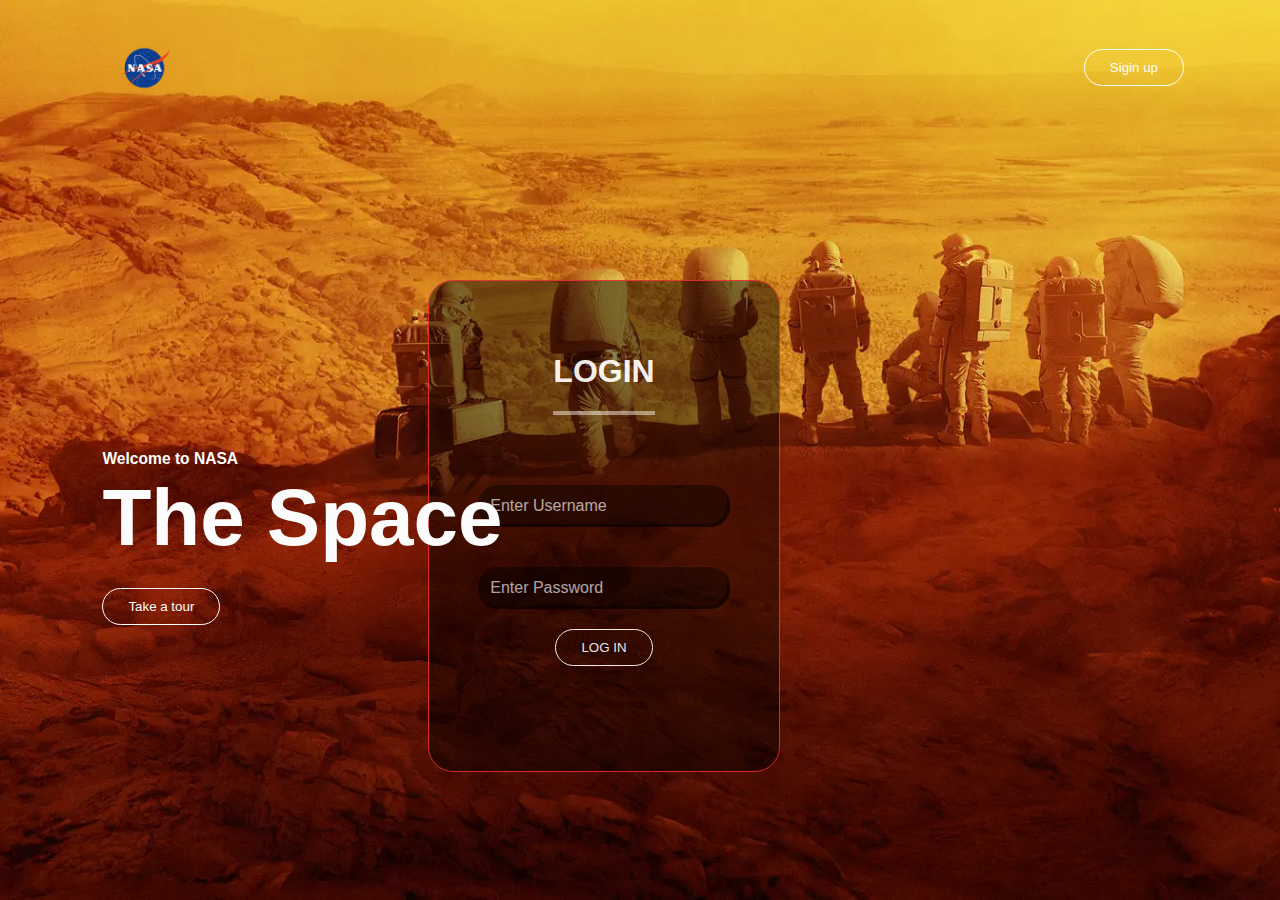
<file: index.html>
<!DOCTYPE html>
<html>
    <head>
        <meta charset="UTF-8">
        <meta name="viewport" content="width=device-width, initial-scale=1.0">
        <title>
            Nasa.com  </title>
            <link rel="stylesheet" href="style1.css">     
    </head>
<body> 
        
    <div class="hero">
        <div class="navbar">
            <img src="nasa.png" class="logo">
             <a href = "https://urs.earthdata.nasa.gov/> <button type="><button > Sigin up </button> </a>
         </div>
    <div class="content">
          <small> <h3>Welcome to NASA </h3> </small>       
        <h1>   The Space </h1>
        <a href="https://www.nasa.gov/"> <button type="button" > Take a tour </button> </a> 
     </div>
     <form action="" class="form">
        <h1>LOGIN </h1>
        <input type="email" name="email" class="box" placeholder="Enter Username">
        <input type="password" name="password" class="box" placeholder="Enter Password">
       <button type="button" > LOG IN </button> 
    </div>
</body>
    
</html>
</file>
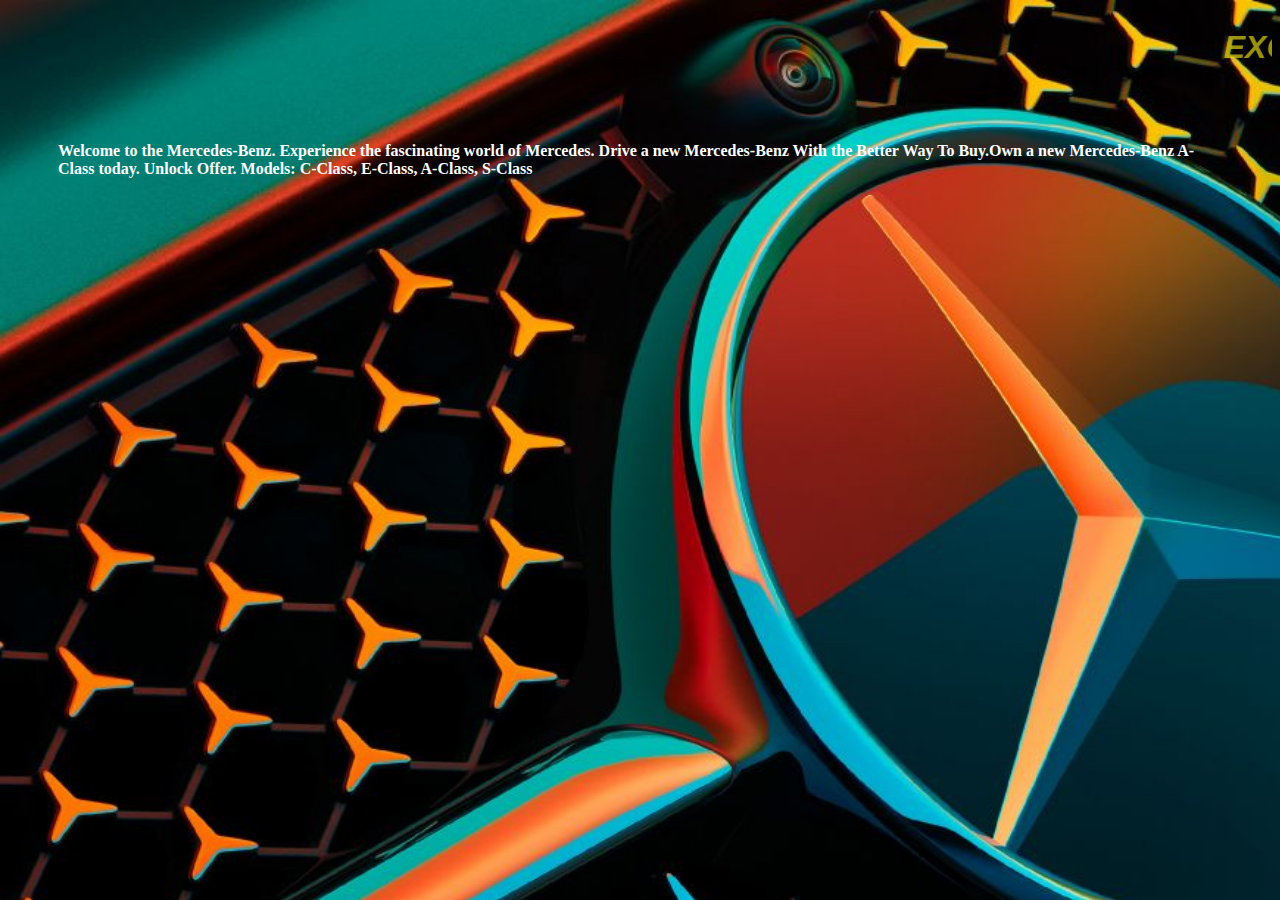
<file: CAR.html>
<!DOCTYPE html>
<html>
    <head>

        <title> BENZ </title>
        <link rel="stylesheet" href="index.css">
    </head>
    <style>
        body{background-image: url("benz1.jpg");
             background-repeat: no-repeat;
             background-size: 1990px 1050px;
            }
    </style>
    <body style="color:#f3e413a2;">
        <marquee><h1 style="font-family:Verdana, Geneva, Tahoma, sans-serif";><b><i>EXCLUSIVE BENZ </i></b></h1></marquee>
        
        <p style="color:white; font-family: Tahoma; font-weight: 700;">Welcome to the Mercedes-Benz. Experience the fascinating world of Mercedes. Drive a new Mercedes-Benz With the Better Way To Buy.Own a new Mercedes-Benz A-Class today. Unlock Offer. Models: C-Class, E-Class, A-Class, S-Class
        </p>
    </body>
</html>
</file>
<file: style1.css>
*{
    margin:0;
    padding: 0;
    font-family: sans-serif;
}
.hero{   
    width: 100%;
    height: 100vh; 
    background-image: url("space.jpg"); 
    background-repeat: no-repeat; 
    background-size: cover; 
    opacity: 1;  
}
.logo{
    width: 100px;
    cursor: pointer;
}
.navbar{
    width: 85%;
    height: 15%;
    margin: auto;
    display: flex;
    align-items: center;
    justify-content: space-between;
}
button{
    color: #fbfcfd;
    text-decoration: none;
    padding: 10px 25px;
    background: transparent;
    border: 1px solid #fff;
    border-radius: 20px;
    outline: none;
    cursor: pointer;
}
.content{
    color: #fbfcfb;
    position: absolute;
    top: 50%;
    left:8%;
    transform: translateY(-50);
    z-index: 2;

      
}
h1{
    font-size: 80px;
    margin: 10px 0 30px;
    line-height: 80px;
}
.side-bar{
    width: 50px;
    height: 100vh;
    background: linear-gradient(#00545d, #000729);
    position: absolute;
    right: 0;
    top:0;
}
.form{
    display:flex;
    flex-direction: column;
    height: 490px;
    width: 350px;
    border: 1px solid rgb(224, 48, 48);
    align-items: center;
    margin: auto;
    position: absolute; right: 500px; top:230px;
    margin-top: 50px;
    background-color: rgba(0,0,0,0.5);   
    border-radius: 25px;
    opacity: 0.9;
}
.form h1{
    color: white;
    font-size: 2rem;
    border-bottom: 4px solid rgba(255,255,255,0.5);
    margin: 50px;
}
.box{
    padding: 12px;
    text-decoration: none;
    margin:20px;
    width: 65%;
    border:none;
    outline: none;
    border-radius: 20px;
    background-color: rgba(0,0,0,0.5);
    box-shadow: inset -3px -3px rgba(0,0,0,0.5);
    color: rgb(255, 255, 255);
    font-size: 1rem;   
}

#submit{
    padding:10px 20px;
    margin-top: 50px;
    width: 50%;
    background-color: rgba(0,0,0,0.5);
    box-shadow: inset -3px -3px rgba(0,0,0,0.5);
    color: white;
    border: none;
    outline: none;
    border-radius: 20px;
    font-size: 1rem;    
}

#sumbit:hover{
    cursor: pointer;
    background-color: rgba(255,255,255,0.1);
    color: white;

}

::placeholder{
    color: white;
    opacity: 0.7;
}
</file>
<file: index.css>
p{
    margin: 50px;
}
</file>
